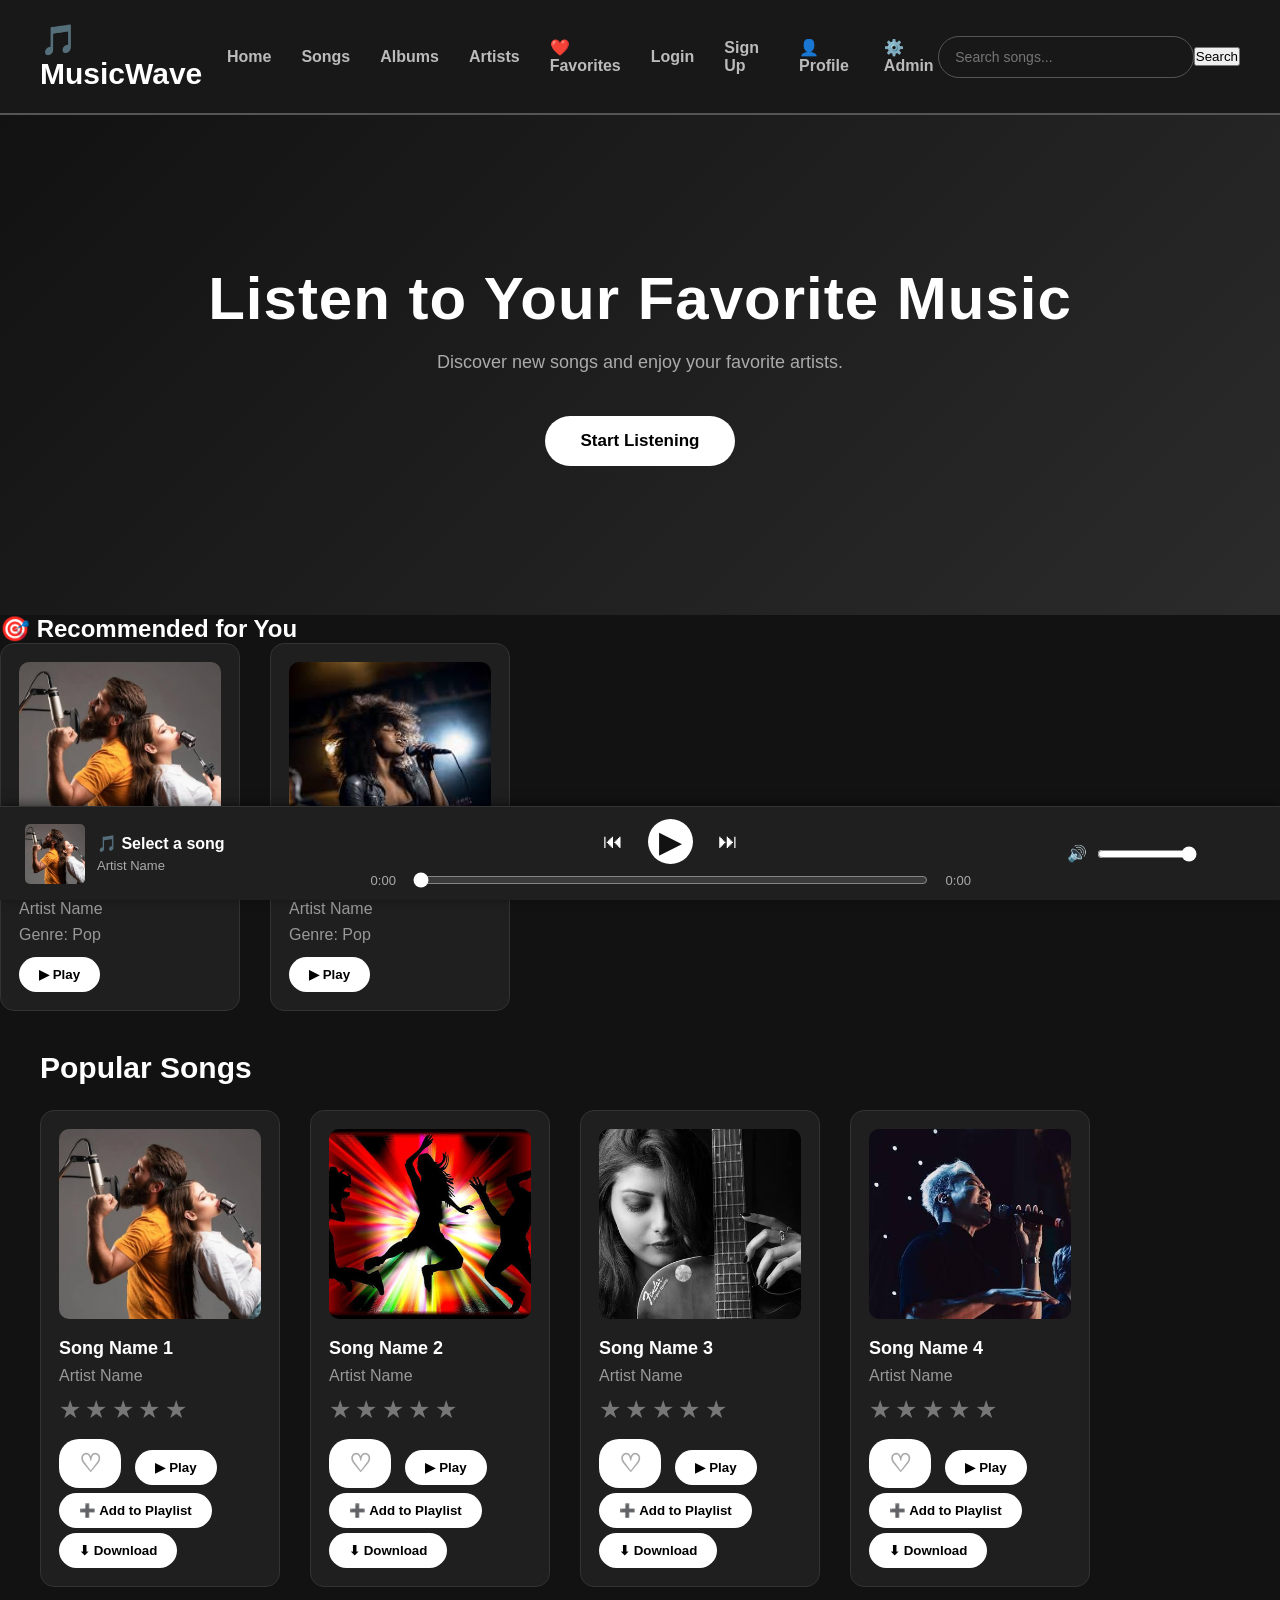
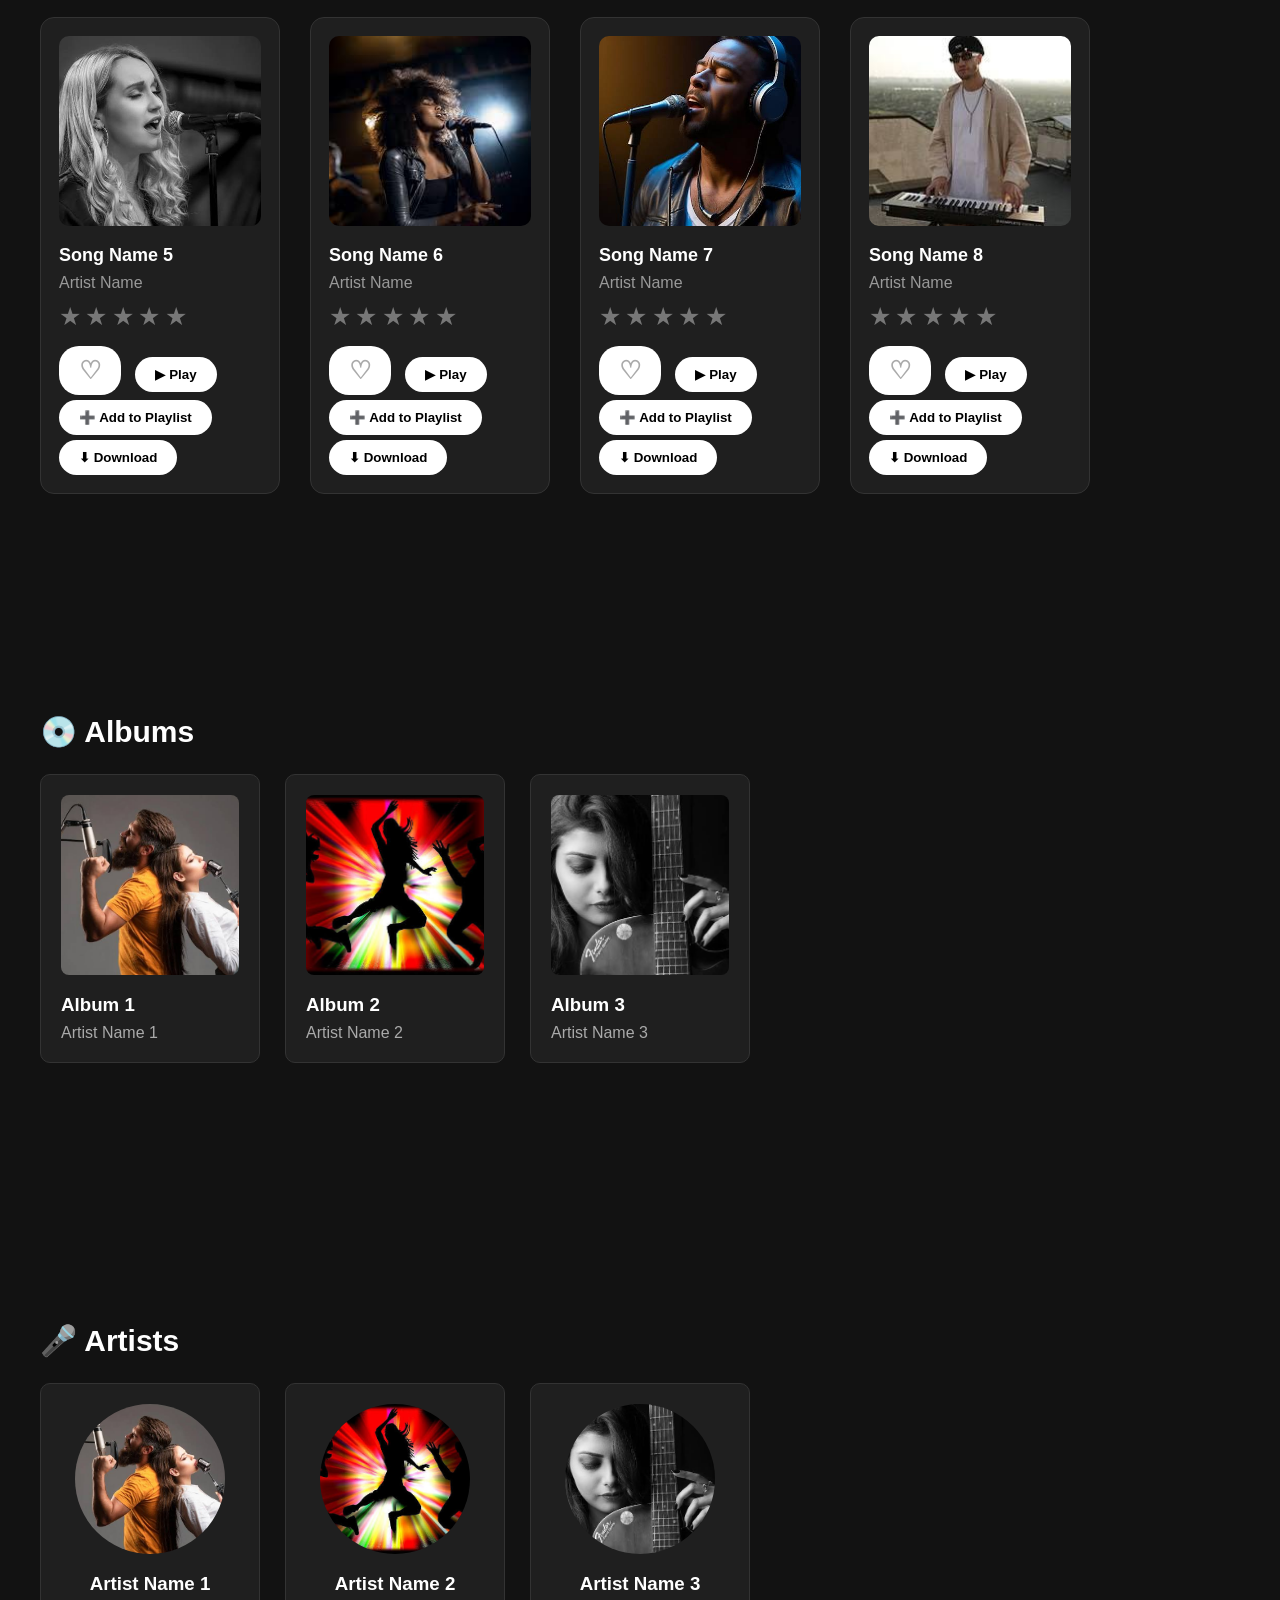
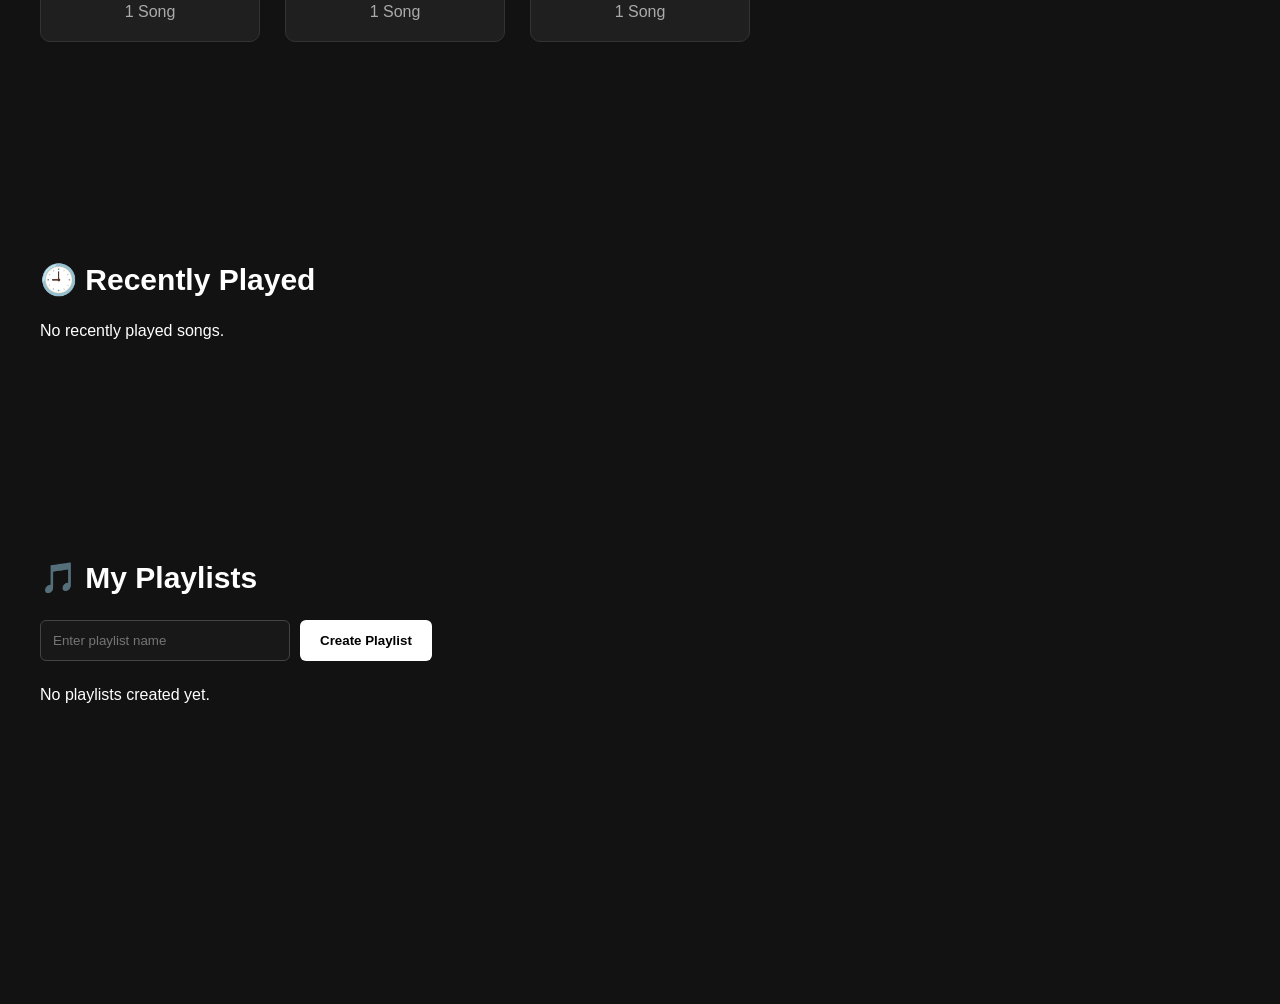
<file: index.html>
<!DOCTYPE html>
<html lang="en">

<head>
    <meta charset="UTF-8">
    <meta name="<viewport" content="width=device-width, initial-scale=1.0">

    <title>Music Streaming Platform</title>

    <link rel="stylesheet" href="style.css">
</head>

<body>

    <nav class="navbar">

       <div class="logo" onclick="showHome()">🎵 MusicWave</div>

        <ul class="nav-links">
            <li onclick="showHome()">Home</li>
            <li onclick="showSongs()">Songs</li>
            <li onclick="showAlbums()">Albums</li>
            <li onclick="showArtists()">Artists</li>
            <a href="javascript:void(0)" onclick="showFavoriteSongs()">❤️ Favorites</a>
            <li onclick="showLogin()">Login</li>
            <li onclick="showSignup()">Sign Up</li>
            <li id="profileNav" onclick="showProfile()">👤 Profile</li>
            <li onclick="showAdminLogin()">⚙️ Admin</li>
        </ul>

       <input
    type="text"
    id="searchInput"
    placeholder="Search songs..."
>

<button onclick="searchSongs()">Search</button>
        </div>

    </nav>
    <section class="hero">

    <h1>Listen to Your Favorite Music</h1>

    <p>Discover new songs and enjoy your favorite artists.</p>

    <button class="start-btn" onclick="showSongs()">
    Start Listening
</button>

</section>
<section id="recommendedSection">
    <h2>🎯 Recommended for You</h2>

    <div id="recommendedSongs" class="song-container">
    </div>
</section>

<section id="popularSongs" class="songs">

    <h2>Popular Songs</h2>

    <div class="song-container">

        <!-- SONG 1 -->
        <div class="song-card">

            <img src="images/song1.jpeg" alt="Song 1">

            <h3>Song Name 1</h3>

            <p>Artist Name</p>

            <div class="rating">
                <span onclick="rateSong(0, 1)">★</span>
                <span onclick="rateSong(0, 2)">★</span>
                <span onclick="rateSong(0, 3)">★</span>
                <span onclick="rateSong(0, 4)">★</span>
                <span onclick="rateSong(0, 5)">★</span>
            </div>

            <button class="favorite-btn" onclick="toggleFavorite(0)">
                ♡
            </button>

            <button onclick="playSong(0)">
                ▶ Play
            </button>
            <button onclick="addToPlaylist(0)">➕ Add to Playlist</button>
            <button onclick="downloadSong(0)">
    ⬇ Download
</button>

        </div>


        <!-- SONG 2 -->
        <div class="song-card">

            <img src="images/song2.jpeg" alt="Song 2">

            <h3>Song Name 2</h3>

            <p>Artist Name</p>

            <div class="rating">
                <span onclick="rateSong(1, 1)">★</span>
                <span onclick="rateSong(1, 2)">★</span>
                <span onclick="rateSong(1, 3)">★</span>
                <span onclick="rateSong(1, 4)">★</span>
                <span onclick="rateSong(1, 5)">★</span>
            </div>

            <button class="favorite-btn" onclick="toggleFavorite(1)">
                ♡
            </button>

            <button onclick="playSong(1)">
                ▶ Play
            </button>
            <button onclick="addToPlaylist(1)">➕ Add to Playlist</button>
            <button onclick="downloadSong(1)">
    ⬇ Download
</button>
        </div>


        <!-- SONG 3 -->
        <div class="song-card">

            <img src="images/song3.jpeg" alt="Song 3">

            <h3>Song Name 3</h3>

            <p>Artist Name</p>

            <div class="rating">
                <span onclick="rateSong(2, 1)">★</span>
                <span onclick="rateSong(2, 2)">★</span>
                <span onclick="rateSong(2, 3)">★</span>
                <span onclick="rateSong(2, 4)">★</span>
                <span onclick="rateSong(2, 5)">★</span>
            </div>

            <button class="favorite-btn" onclick="toggleFavorite(2)">
                ♡
            </button>

            <button onclick="playSong(2)">
                ▶ Play
            </button>
            <button onclick="addToPlaylist(2)">➕ Add to Playlist</button>
            <button onclick="downloadSong(2)">
    ⬇ Download
</button>

        </div>
        <div class="song-card">

            <img src="images/song4.jpeg" alt="Song 4">

            <h3>Song Name 4</h3>

            <p>Artist Name</p>

            <div class="rating">
                <span onclick="rateSong(3, 1)">★</span>
                <span onclick="rateSong(3, 2)">★</span>
                <span onclick="rateSong(3, 3)">★</span>
                <span onclick="rateSong(3, 4)">★</span>
                <span onclick="rateSong(3, 5)">★</span>
            </div>

            <button class="favorite-btn" onclick="toggleFavorite(3)">
                ♡
            </button>

            <button onclick="playSong(3)">
                ▶ Play
            </button>
            <button onclick="addToPlaylist(3)">➕ Add to Playlist</button>
            <button onclick="downloadSong(3)">
    ⬇ Download
</button>
        </div>


        <!-- SONG 2 -->
        <div class="song-card">

            <img src="images/song5.jpeg" alt="Song 5">

            <h3>Song Name 5</h3>

            <p>Artist Name</p>

            <div class="rating">
                <span onclick="rateSong(4, 1)">★</span>
                <span onclick="rateSong(4, 2)">★</span>
                <span onclick="rateSong(4, 3)">★</span>
                <span onclick="rateSong(4, 4)">★</span>
                <span onclick="rateSong(4, 5)">★</span>
            </div>

            <button class="favorite-btn" onclick="toggleFavorite(4)">
                ♡
            </button>

            <button onclick="playSong(4)">
                ▶ Play
            </button>
            <button onclick="addToPlaylist(4)">➕ Add to Playlist</button>
            <button onclick="downloadSong(4)">
    ⬇ Download
</button>
        </div>


        <!-- SONG 3 -->
        <div class="song-card">

            <img src="images/song6.jpeg" alt="Song 6">

            <h3>Song Name 6</h3>

            <p>Artist Name</p>

            <div class="rating">
                <span onclick="rateSong(5, 1)">★</span>
                <span onclick="rateSong(5, 2)">★</span>
                <span onclick="rateSong(5, 3)">★</span>
                <span onclick="rateSong(5, 4)">★</span>
                <span onclick="rateSong(5, 5)">★</span>
            </div>

            <button class="favorite-btn" onclick="toggleFavorite(5)">
                ♡
            </button>

            <button onclick="playSong(5)">
                ▶ Play
            </button>
            <button onclick="addToPlaylist(5)">➕ Add to Playlist</button>
            <button onclick="downloadSong(5)">
    ⬇ Download
</button>

        </div>
        <div class="song-card">

            <img src="images/song7.jpeg" alt="Song 7">

            <h3>Song Name 7</h3>

            <p>Artist Name</p>

            <div class="rating">
                <span onclick="rateSong(6, 1)">★</span>
                <span onclick="rateSong(6, 2)">★</span>
                <span onclick="rateSong(6, 3)">★</span>
                <span onclick="rateSong(6, 4)">★</span>
                <span onclick="rateSong(6, 5)">★</span>
            </div>

            <button class="favorite-btn" onclick="toggleFavorite(6)">
                ♡
            </button>

            <button onclick="playSong(6)">
                ▶ Play
            </button>
            <button onclick="addToPlaylist(6)">➕ Add to Playlist</button>
            <button onclick="downloadSong(6)">
    ⬇ Download
</button>
        </div>


        <!-- SONG 2 -->
        <div class="song-card">

            <img src="images/song8.jpeg" alt="Song 8">

            <h3>Song Name 8</h3>

            <p>Artist Name</p>

            <div class="rating">
                <span onclick="rateSong(7, 1)">★</span>
                <span onclick="rateSong(7, 2)">★</span>
                <span onclick="rateSong(7, 3)">★</span>
                <span onclick="rateSong(7, 4)">★</span>
                <span onclick="rateSong(7, 5)">★</span>
            </div>

            <button class="favorite-btn" onclick="toggleFavorite(7)">
                ♡
            </button>

            <button onclick="playSong(7)">
                ▶ Play
            </button>
            <button onclick="addToPlaylist(7)">➕ Add to Playlist</button>
            <button onclick="downloadSong(7)">
    ⬇ Download
</button>
        </div>

    </div>
</section>
<!-- ALBUMS SECTION -->
<!-- ALBUMS SECTION -->
<section id="albumsSection" class="songs">

    <h2>💿 Albums</h2>

    <div class="album-container">

        <div class="album-card" onclick="openAlbum(0)">
            <img src="images/song1.jpeg" alt="Album 1">
            <h3>Album 1</h3>
            <p>Artist Name 1</p>
        </div>

        <div class="album-card" onclick="openAlbum(1)">
            <img src="images/song2.jpeg" alt="Album 2">
            <h3>Album 2</h3>
            <p>Artist Name 2</p>
        </div>

        <div class="album-card" onclick="openAlbum(2)">
            <img src="images/song3.jpeg" alt="Album 3">
            <h3>Album 3</h3>
            <p>Artist Name 3</p>
        </div>

    </div>

    <div id="albumSongs"></div>

</section>

<!-- ARTISTS SECTION -->
<section id="artistsSection" class="songs">

    <h2>🎤 Artists</h2>

    <div class="artist-container">

        <div class="artist-card" onclick="openArtist(0)">
            <img src="images/song1.jpeg" alt="Artist 1">
            <h3>Artist Name 1</h3>
            <p>1 Song</p>
        </div>

        <div class="artist-card" onclick="openArtist(1)">
            <img src="images/song2.jpeg" alt="Artist 2">
            <h3>Artist Name 2</h3>
            <p>1 Song</p>
        </div>

        <div class="artist-card" onclick="openArtist(2)">
            <img src="images/song3.jpeg" alt="Artist 3">
            <h3>Artist Name 3</h3>
            <p>1 Song</p>
        </div>

    </div>

    <div id="artistSongs"></div>

</section>
<!-- RECENTLY PLAYED SECTION -->

<section id="recentlyPlayedSection" class="songs">

    <h2>🕘 Recently Played</h2>

    <div id="recentlyPlayed" class="song-container"></div>

</section>
<!-- PLAYLIST SECTION -->

<section id="playlistSection" class="songs">

    <h2>🎵 My Playlists</h2>

    <div class="playlist-create">

        <input
            type="text"
            id="playlistName"
            placeholder="Enter playlist name"
        >

        <button onclick="createPlaylist()">
            Create Playlist
        </button>

    </div>

    <div id="playlistContainer"></div>

</section>
<!-- FAVORITES SECTION -->

<section id="favoritesSection" class="songs">

    <h2>❤️ Your Favorites</h2>

    <div id="favoriteSongs" class="song-container"></div>

</section>
<!-- LOGIN / SIGNUP SECTION -->

<section id="authSection" class="auth-section">

    <div class="auth-box">

        <h2 id="authTitle">🔐 Login</h2>

        <input
            type="text"
            id="authUsername"
            placeholder="Username"
        >

        <input
            type="password"
            id="authPassword"
            placeholder="Password"
        >

        <button onclick="loginUser()" id="loginButton">
            Login
        </button>

        <button onclick="signupUser()" id="signupButton">
            Sign Up
        </button>

        <p id="authMessage"></p>

    </div>

</section>
<!-- PROFILE SECTION -->

<section id="profileSection" class="profile-section">

    <div class="profile-box">

        <div class="profile-icon">
            👤
        </div>

        <h2>My Profile</h2>

        <p>Username</p>

        <h3 id="profileUsername">Guest</h3>

        <button onclick="logoutUser()">
            Logout
        </button>

    </div>

</section>
<!-- ADMIN LOGIN -->

<section id="adminLoginSection" class="admin-section">

    <div class="admin-box">

        <h2>⚙️ Admin Login</h2>

        <input
            type="text"
            id="adminUsername"
            placeholder="Admin Username"
        >

        <input
            type="password"
            id="adminPassword"
            placeholder="Admin Password"
        >

        <button onclick="adminLogin()">
            Login as Admin
        </button>

        <p id="adminMessage"></p>

    </div>

</section>
<!-- ADMIN DASHBOARD -->

<section id="adminDashboard" class="admin-dashboard">

    <h2>⚙️ Admin Dashboard</h2>

    <div class="admin-cards">

        <div class="admin-card">
            <h3>🎵 Songs</h3>
            <p id="adminSongCount">0</p>
            <button onclick="showAdminSongs()">
                Manage Songs
            </button>
        </div>

        <div class="admin-card">
            <h3>👥 Users</h3>
            <p id="adminUserCount">0</p>
            <button onclick="showAdminUsers()">
                View Users
            </button>
        </div>

    </div>

    <button class="admin-logout" onclick="adminLogout()">
        🚪 Admin Logout
    </button>

    <div id="adminContent"></div>

</section>

    
    <!-- MUSIC PLAYER -->

<div class="music-player">

    <div class="current-song">
        <img id="playerImage" src="images/song1.jpeg" alt="Song">

        <div>
            <h3 id="playerTitle">🎵 Select a song</h3>
            <p id="playerArtist">Artist Name</p>
        </div>
    </div>


    <div class="player-controls">

        <div class="buttons">
            <button onclick="previousSong()">⏮</button>

            <button id="playPauseBtn" onclick="togglePlayPause()">
                ▶
            </button>

            <button onclick="nextSong()">⏭</button>
        </div>

        <div class="time-container">

        <span id="currentTime">0:00</span>

        <input
            type="range"
            id="progressBar"
            value="0"
            min="0"
            max="100"
        >

        <span id="duration">0:00</span>

    </div>
</div>


    <div class="volume-control">

        🔊

        <input
            type="range"
            id="volumeBar"
            min="0"
            max="1"
            step="0.01"
            value="1"
        >

    </div>

</div>
<script src="script.js"></script>

</body>

    

</html>
</file>
<file: style.css>
* {
    margin: 0;
    padding: 0;
    box-sizing: border-box;
}

body {
    font-family: Arial, sans-serif;
    background-color: #121212;
    color: white;
    padding-bottom: 120px; /* To ensure the music player doesn't overlap content */
}

.navbar {
    display: flex;
    align-items: center;
    justify-content: space-between;
    padding: 20px 40px;
    background-color: #1f1f1f;
}

.logo {
    font-size: 25px;
    font-weight: bold;
}

.nav-links {
    display: flex;
    list-style: none;
    gap: 25px;
}

.nav-links li {
    cursor: pointer;
}

.search {
    display: flex;
    gap: 10px;
}

/* SEARCH BAR */

.search {
    display: flex;
    gap: 8px;
}

.search input {
    width: 250px;
    padding: 12px 15px;
    border-radius: 25px;
    border: 1px solid #444;
    background-color: #181818;
    color: white;
    outline: none;
    font-size: 14px;
}

.search input::placeholder {
    color: #888;
}

.search input:focus {
    border-color: white;
}

.search button {
    padding: 12px 18px;
    border: none;
    border-radius: 25px;
    background-color: white;
    color: black;
    font-weight: bold;
    cursor: pointer;
    transition: 0.2s;
}

.search button:hover {
    transform: scale(1.05);
}
.hero {
    text-align: center;
    padding: 100px 20px;
}

.hero h1 {
    font-size: 50px;
    margin-bottom: 20px;
}

.hero p {
    font-size: 20px;
    margin-bottom: 30px;
}

.start-btn {
    padding: 15px 30px;
    border: none;
    border-radius: 25px;
    cursor: pointer;
    font-size: 16px;
}
.songs {
    padding: 40px;
    padding-bottom: 180px;
    margin-left: 0;
}

.songs h2 {
    font-size: 30px;
    margin-bottom: 25px;
}

.song-container {
    display: flex;
    gap: 25px;
}

.song-card {
    background-color: #1f1f1f;
    padding: 20px;
    width: 220px;
    border-radius: 10px;
}

.song-card img {
    width: 100%;
    height: 180px;
    object-fit: cover;
    border-radius: 8px;
}

.song-card h3 {
    margin-top: 15px;
}

.song-card p {
    margin: 8px 0;
    color: #aaa;
}

.song-card button {
    padding: 10px 20px;
    border: none;
    border-radius: 20px;
    cursor: pointer;
}
/* MUSIC PLAYER */

.music-player {
    position: fixed;
    bottom: 0;
    left: 0;
    width: 100%;

    background-color: #1f1f1f;

    display: flex;
    align-items: center;
    justify-content: space-between;

    padding: 15px 30px;

    box-shadow: 0 -2px 10px rgba(0, 0, 0, 0.5);

    /* IMPORTANT */
    z-index: 9999;
    pointer-events: auto;
}
.current-song {
    display: flex;
    align-items: center;
    gap: 12px;

    min-width: 0;
}
.current-song img {
    width: 60px;
    height: 60px;

    object-fit: cover;
    border-radius: 5px;

    flex-shrink: 0;
}


.current-song h3 {
    margin: 0;
    font-size: 16px;
}


.current-song p {
    margin-top: 5px;
    color: #aaa;
    font-size: 13px;
}


.player-controls {
    width: 100%;
    text-align: center;
}


.buttons {
    display: flex;
    justify-content: center;
    align-items: center;

    gap: 25px;

    margin-bottom: 8px;
}


.buttons button {
    background: none;
    border: none;

    color: white;

    font-size: 20px;

    cursor: pointer;

    position: relative;
    z-index: 10000;
    pointer-events: auto;
}


#playPauseBtn {
    font-size: 30px;
    cursor: pointer;
    position: relative;
    z-index: 10001;
}




#progressBar {
    width: 100%;
    cursor: pointer;
}

.volume-control {
    display: flex;
    align-items: center;
    justify-content: center;

    gap: 10px;
}

#volumeBar {
    width: 100px;
}
/* SONG RATING */

.rating {
    margin: 10px 0;
}

.rating span {
    font-size: 25px;
    color: #777;
    cursor: pointer;
    transition: 0.2s;
}

.rating span:hover {
    color: gold;
}
.favorite-btn {
    background: none;
    border: none;
    color: #aaa;
    font-size: 25px;
    cursor: pointer;
    margin-right: 10px;
}

.favorite-btn:hover {
    color: red;
}
#favoritesSection {
    display: none;
    padding: 40px;
    padding-bottom: 180px;
}
/* ALBUMS */

.album-container {
    display: flex;
    gap: 25px;
}

.album-card {
    background-color: #1f1f1f;
    padding: 20px;
    width: 220px;
    border-radius: 10px;
    cursor: pointer;
    transition: 0.3s;
}

.album-card:hover {
    transform: scale(1.05);
}

.album-card img {
    width: 100%;
    height: 180px;
    object-fit: cover;
    border-radius: 8px;
}

.album-card h3 {
    margin-top: 15px;
}

.album-card p {
    margin-top: 8px;
    color: #aaa;
}
/* ARTISTS */

.artist-container {
    display: flex;
    gap: 25px;
}

.artist-card {
    background-color: #1f1f1f;
    padding: 20px;
    width: 220px;
    border-radius: 10px;
    text-align: center;
    cursor: pointer;
    transition: 0.3s;
}

.artist-card:hover {
    transform: scale(1.05);
}

.artist-card img {
    width: 150px;
    height: 150px;
    object-fit: cover;
    border-radius: 50%;
}

.artist-card h3 {
    margin-top: 15px;
}

.artist-card p {
    margin-top: 8px;
    color: #aaa;
}
#albumSongs {
    margin-top: 40px;
}

.album-song-list {
    display: flex;
    flex-direction: column;
    gap: 10px;
    max-width: 500px;
}

.album-song-list button {
    padding: 15px;
    background-color: #1f1f1f;
    color: white;
    border: none;
    border-radius: 8px;
    text-align: left;
    cursor: pointer;
}

.album-song-list button:hover {
    background-color: #333;
}
.time-container {
    display: flex;
    align-items: center;
    gap: 10px;
    width: 100%;
}

.time-container span {
    font-size: 12px;
    color: #aaa;
    width: 40px;
    flex-shrink: 0;
}

#progressBar {
    flex: 1;
    width: auto;
    min-width: 0;
}
.time-container {
    display: flex;
    align-items: center;
    justify-content: center;
    gap: 10px;
    width: 100%;
}

#currentTime,
#duration {
    display: inline-block;
    width: 40px;
    color: #aaa;
    font-size: 13px;
    text-align: center;
    flex-shrink: 0;
}

#progressBar {
    width: 60%;
    cursor: pointer;
}
.time-container {
    display: flex;
    align-items: center;
    gap: 10px;
    width: 100%;
}

.time-container span {
    color: #aaa;
    font-size: 13px;
    width: 40px;
    flex-shrink: 0;
    text-align: center;
}

.time-container #progressBar {
    flex: 1;
    width: auto;
}
/* PLAYLISTS */

.playlist-create {
    display: flex;
    gap: 10px;
    margin-bottom: 25px;
}

.playlist-create input {
    padding: 12px;
    width: 250px;
    border: none;
    border-radius: 6px;
}

.playlist-create button {
    padding: 12px 20px;
    border: none;
    border-radius: 6px;
    cursor: pointer;
}

.playlist-card {
    background-color: #1f1f1f;
    padding: 20px;
    margin-bottom: 15px;
    border-radius: 10px;
    max-width: 500px;
}

.playlist-card h3 {
    margin-bottom: 8px;
}

.playlist-card p {
    color: #aaa;
    margin-bottom: 12px;
}

.playlist-card button {
    padding: 10px 18px;
    border: none;
    border-radius: 20px;
    cursor: pointer;
}

.playlist-song {
    display: flex;
    align-items: center;
    gap: 15px;
    background-color: #1f1f1f;
    padding: 12px;
    margin-top: 10px;
    border-radius: 8px;
    max-width: 600px;
}

.playlist-song img {
    width: 60px;
    height: 60px;
    object-fit: cover;
    border-radius: 6px;
}

.playlist-song span {
    flex: 1;
}

.playlist-song button {
    padding: 8px 12px;
    border: none;
    border-radius: 15px;
    cursor: pointer;
}

    .playlist-song {
        flex-wrap: wrap;
    }
.album-song-item {
    display: flex;
    align-items: center;
    gap: 15px;
    background-color: #1f1f1f;
    padding: 15px;
    margin-bottom: 10px;
    border-radius: 10px;
    max-width: 600px;
}

.album-song-item img {
    width: 70px;
    height: 70px;
    object-fit: cover;
    border-radius: 8px;
}

.album-song-info {
    flex: 1;
}

.album-song-info h3 {
    margin-bottom: 5px;
}

.album-song-info p {
    color: #aaa;
}

.album-song-item button {
    padding: 10px 18px;
    border: none;
    border-radius: 20px;
    cursor: pointer;
}
/* VISIBLE UI IMPROVEMENTS */

.song-card {
    border: 1px solid #333;
    transition: 0.3s;
}

.song-card:hover {
    transform: translateY(-8px);
    border-color: #ffffff;
    box-shadow: 0 10px 30px rgba(0, 0, 0, 0.7);
}

.song-card button {
    background: white;
    color: black;
    font-weight: bold;
}

.song-card button:hover {
    background: #ddd;
}

.hero {
    background: linear-gradient(
        135deg,
        #121212,
        #2b2b2b
    );
}

.hero h1 {
    font-weight: bold;
}

.start-btn {
    background: white;
    color: black;
    font-weight: bold;
}

.start-btn:hover {
    transform: scale(1.08);
}

.music-player {
    border-top: 1px solid #444;
}

.playlist-card,
.album-card,
.artist-card {
    border: 1px solid #333;
}
.logo {
    cursor: pointer;
}
/* BETTER MUSIC PLAYER */

.music-player {
    padding: 12px 25px;
    gap: 20px;
    border-top: 1px solid #333;
}

.current-song {
    width: 25%;
}

.player-controls {
    width: 50%;
}

.volume-control {
    width: 20%;
}

/* Player buttons */

.buttons button {
    transition: 0.2s;
}

.buttons button:hover {
    transform: scale(1.2);
}

#playPauseBtn {
    background: white;
    color: #121212;
    width: 45px;
    height: 45px;
    border-radius: 50%;
    display: flex;
    align-items: center;
    justify-content: center;
}

/* Progress bar */

#progressBar {
    accent-color: white;
    cursor: pointer;
}

/* Volume */

#volumeBar {
    accent-color: white;
    cursor: pointer;
}
#searchInput {
    width: 280px !important;
    height: 42px !important;
    padding: 10px 16px !important;
    border-radius: 25px !important;
    border: 1px solid #555 !important;
    background-color: #181818 !important;
    color: white !important;
    outline: none !important;
    font-size: 14px !important;
}

#searchInput:focus {
    border-color: white !important;
}

.search button {
    height: 42px !important;
    padding: 0 18px !important;
    border-radius: 25px !important;
    border: none !important;
    background-color: white !important;
    color: black !important;
    font-weight: bold !important;
    cursor: pointer !important;
}
/* BETTER FAVORITES UI */

#favoritesSection {
    padding: 40px;
}

#favoritesSection h2 {
    font-size: 30px;
    margin-bottom: 25px;
}

#favoritesSection .song-card {
    position: relative;
}

#favoritesSection .favorite-btn {
    color: #ff4d6d;
    font-size: 26px;
    transition: 0.2s;
}

#favoritesSection .favorite-btn:hover {
    transform: scale(1.2);
}
/* BETTER PLAYLIST UI */

.playlist-create input {
    background-color: #181818;
    color: white;
    border: 1px solid #444;
    outline: none;
}

.playlist-create input:focus {
    border-color: white;
}

.playlist-create button {
    background-color: white;
    color: black;
    font-weight: bold;
}

.playlist-create button:hover {
    transform: scale(1.05);
}

.playlist-card {
    max-width: 600px;
    transition: 0.3s;
}

.playlist-card:hover {
    transform: translateY(-3px);
    border-color: #666;
}

.playlist-card button {
    background-color: white;
    color: black;
    font-weight: bold;
}

.playlist-card button:hover {
    transform: scale(1.03);
}

.playlist-song button {
    background-color: #333;
    color: white;
}

.playlist-song button:hover {
    background-color: #555;
}
/* ALBUM & ARTIST POLISH */

.album-card,
.artist-card {
    transition: 0.3s;
    overflow: hidden;
}

.album-card:hover,
.artist-card:hover {
    transform: translateY(-6px);
    border-color: #777;
    box-shadow: 0 8px 20px rgba(0, 0, 0, 0.5);
}

.album-card img,
.artist-card img {
    transition: 0.3s;
}

.album-card:hover img,
.artist-card:hover img {
    transform: scale(1.04);
}

.album-song-item {
    transition: 0.3s;
}

.album-song-item:hover {
    border: 1px solid #555;
    transform: translateX(5px);
}

.album-song-item button {
    background-color: white;
    color: black;
    font-weight: bold;
}

.album-song-item button:hover {
    transform: scale(1.05);
}
/* LOGIN / SIGNUP */

#authSection {
    display: none;
    padding: 80px 20px;
    min-height: 500px;
}

.auth-box {
    width: 400px;
    max-width: 100%;
    margin: auto;
    padding: 35px;
    background-color: #1f1f1f;
    border: 1px solid #333;
    border-radius: 15px;
    text-align: center;
}

.auth-box h2 {
    margin-bottom: 25px;
}

.auth-box input {
    display: block;
    width: 100%;
    padding: 13px;
    margin-bottom: 15px;
    border: 1px solid #444;
    border-radius: 8px;
    background-color: #181818;
    color: white;
    outline: none;
}

.auth-box input:focus {
    border-color: white;
}

.auth-box button {
    width: 100%;
    padding: 13px;
    margin-top: 5px;
    border: none;
    border-radius: 25px;
    background-color: white;
    color: black;
    font-weight: bold;
    cursor: pointer;
}

.auth-box button:hover {
    transform: scale(1.03);
}

#authMessage {
    margin-top: 20px;
    color: #aaa;
}
/* PROFILE */

#profileSection {
    display: none;
    padding: 80px 20px;
    min-height: 500px;
}

.profile-box {
    width: 400px;
    max-width: 100%;
    margin: auto;
    padding: 40px;
    background-color: #1f1f1f;
    border: 1px solid #333;
    border-radius: 15px;
    text-align: center;
}

.profile-icon {
    font-size: 60px;
    margin-bottom: 15px;
}

.profile-box h2 {
    margin-bottom: 25px;
}

.profile-box p {
    color: #aaa;
    margin-bottom: 8px;
}

.profile-box h3 {
    margin-bottom: 25px;
}

.profile-box button {
    padding: 12px 30px;
    border: none;
    border-radius: 25px;
    background-color: white;
    color: black;
    font-weight: bold;
    cursor: pointer;
}

.profile-box button:hover {
    transform: scale(1.05);
}
/* FINAL NAVBAR POLISH */

.navbar {
    padding: 18px 40px;
    border-bottom: 1px solid #333;
}

.logo {
    font-size: 26px;
    transition: 0.2s;
}

.logo:hover {
    transform: scale(1.05);
}

.nav-links {
    align-items: center;
}

.nav-links li,
.nav-links a {
    color: #ccc;
    text-decoration: none;
    transition: 0.2s;
}

.nav-links li:hover,
.nav-links a:hover {
    color: white;
    transform: translateY(-2px);
}
/* NAVBAR VISIBLE POLISH */

.navbar {
    background: #181818 !important;
    padding: 22px 40px !important;
    border-bottom: 2px solid #555 !important;
}

.logo {
    font-size: 30px !important;
    color: white !important;
}

.nav-links {
    gap: 30px !important;
}

.nav-links li,
.nav-links a {
    font-size: 16px !important;
    color: #bbb !important;
    font-weight: bold !important;
}

.nav-links li:hover,
.nav-links a:hover {
    color: white !important;
}

.search input {
    height: 45px !important;
}
/* HERO POLISH */

.hero {
    min-height: 500px;
    display: flex;
    flex-direction: column;
    justify-content: center;
    align-items: center;
    text-align: center;
}

.hero h1 {
    font-size: 60px !important;
    margin-bottom: 15px;
    letter-spacing: 1px;
}

.hero p {
    color: #aaa;
    font-size: 18px;
    max-width: 600px;
    line-height: 1.6;
}

.start-btn {
    margin-top: 10px;
    padding: 15px 35px;
    font-size: 17px;
    transition: 0.2s;
}

.start-btn:hover {
    transform: scale(1.08);
}
/* SONG CARD FINAL POLISH */

.song-container {
    gap: 30px;
    flex-wrap: wrap;
}

.song-card {
    width: 240px;
    padding: 18px;
    border-radius: 14px;
    transition: 0.3s ease;
}

.song-card img {
    height: 190px;
    border-radius: 10px;
}

.song-card h3 {
    font-size: 18px;
    margin-top: 15px;
}

.song-card p {
    color: #999;
}

.song-card:hover {
    transform: translateY(-10px);
}

.song-card button {
    margin-top: 5px;
    transition: 0.2s;
}

.song-card button:hover {
    transform: scale(1.05);
}
/* ADMIN LOGIN */

#adminLoginSection {
    display: none;
    padding: 80px 20px;
    min-height: 500px;
}

.admin-box {
    width: 400px;
    max-width: 100%;
    margin: auto;
    padding: 40px;
    background-color: #1f1f1f;
    border: 1px solid #444;
    border-radius: 15px;
    text-align: center;
}

.admin-box h2 {
    margin-bottom: 25px;
}

.admin-box input {
    display: block;
    width: 100%;
    padding: 13px;
    margin-bottom: 15px;
    border: 1px solid #444;
    border-radius: 8px;
    background-color: #181818;
    color: white;
    outline: none;
}

.admin-box button {
    width: 100%;
    padding: 13px;
    border: none;
    border-radius: 25px;
    background-color: white;
    color: black;
    font-weight: bold;
    cursor: pointer;
}

.admin-box button:hover {
    transform: scale(1.03);
}

#adminMessage {
    margin-top: 20px;
    color: #aaa;
}
/* ADMIN DASHBOARD */

#adminDashboard {
    display: none;
    padding: 60px 40px 180px;
    min-height: 600px;
}

#adminDashboard > h2 {
    font-size: 32px;
    margin-bottom: 30px;
}

.admin-cards {
    display: flex;
    gap: 25px;
    margin-bottom: 30px;
}

.admin-card {
    width: 250px;
    padding: 25px;
    background-color: #1f1f1f;
    border: 1px solid #333;
    border-radius: 12px;
}

.admin-card h3 {
    margin-bottom: 15px;
}

.admin-card p {
    font-size: 30px;
    font-weight: bold;
    margin-bottom: 20px;
}

.admin-card button,
.admin-logout {
    padding: 10px 18px;
    border: none;
    border-radius: 20px;
    background-color: white;
    color: black;
    font-weight: bold;
    cursor: pointer;
}

.admin-card button:hover,
.admin-logout:hover {
    transform: scale(1.05);
}

.admin-logout {
    margin-bottom: 30px;
}
/* ADMIN SONG LIST */

.admin-song {
    display: flex;
    align-items: center;
    gap: 20px;
    padding: 15px;
    margin-bottom: 12px;
    background-color: #1f1f1f;
    border: 1px solid #333;
    border-radius: 10px;
}

.admin-song img {
    width: 70px;
    height: 70px;
    object-fit: cover;
    border-radius: 8px;
}

.admin-song div {
    flex: 1;
}

.admin-song p {
    margin-top: 5px;
    color: #aaa;
}

.admin-song button {
    padding: 9px 15px;
    border: none;
    border-radius: 20px;
    background-color: #ff4d4d;
    color: white;
    cursor: pointer;
}
/* ADMIN USERS */

.admin-user {
    display: flex;
    align-items: center;
    justify-content: space-between;
    padding: 15px 20px;
    margin-bottom: 12px;
    background-color: #1f1f1f;
    border: 1px solid #333;
    border-radius: 10px;
    max-width: 600px;
}

.admin-user span {
    font-size: 17px;
}

.admin-user button {
    padding: 8px 15px;
    border: none;
    border-radius: 20px;
    background-color: #ff4d4d;
    color: white;
    cursor: pointer;
}
</file>
